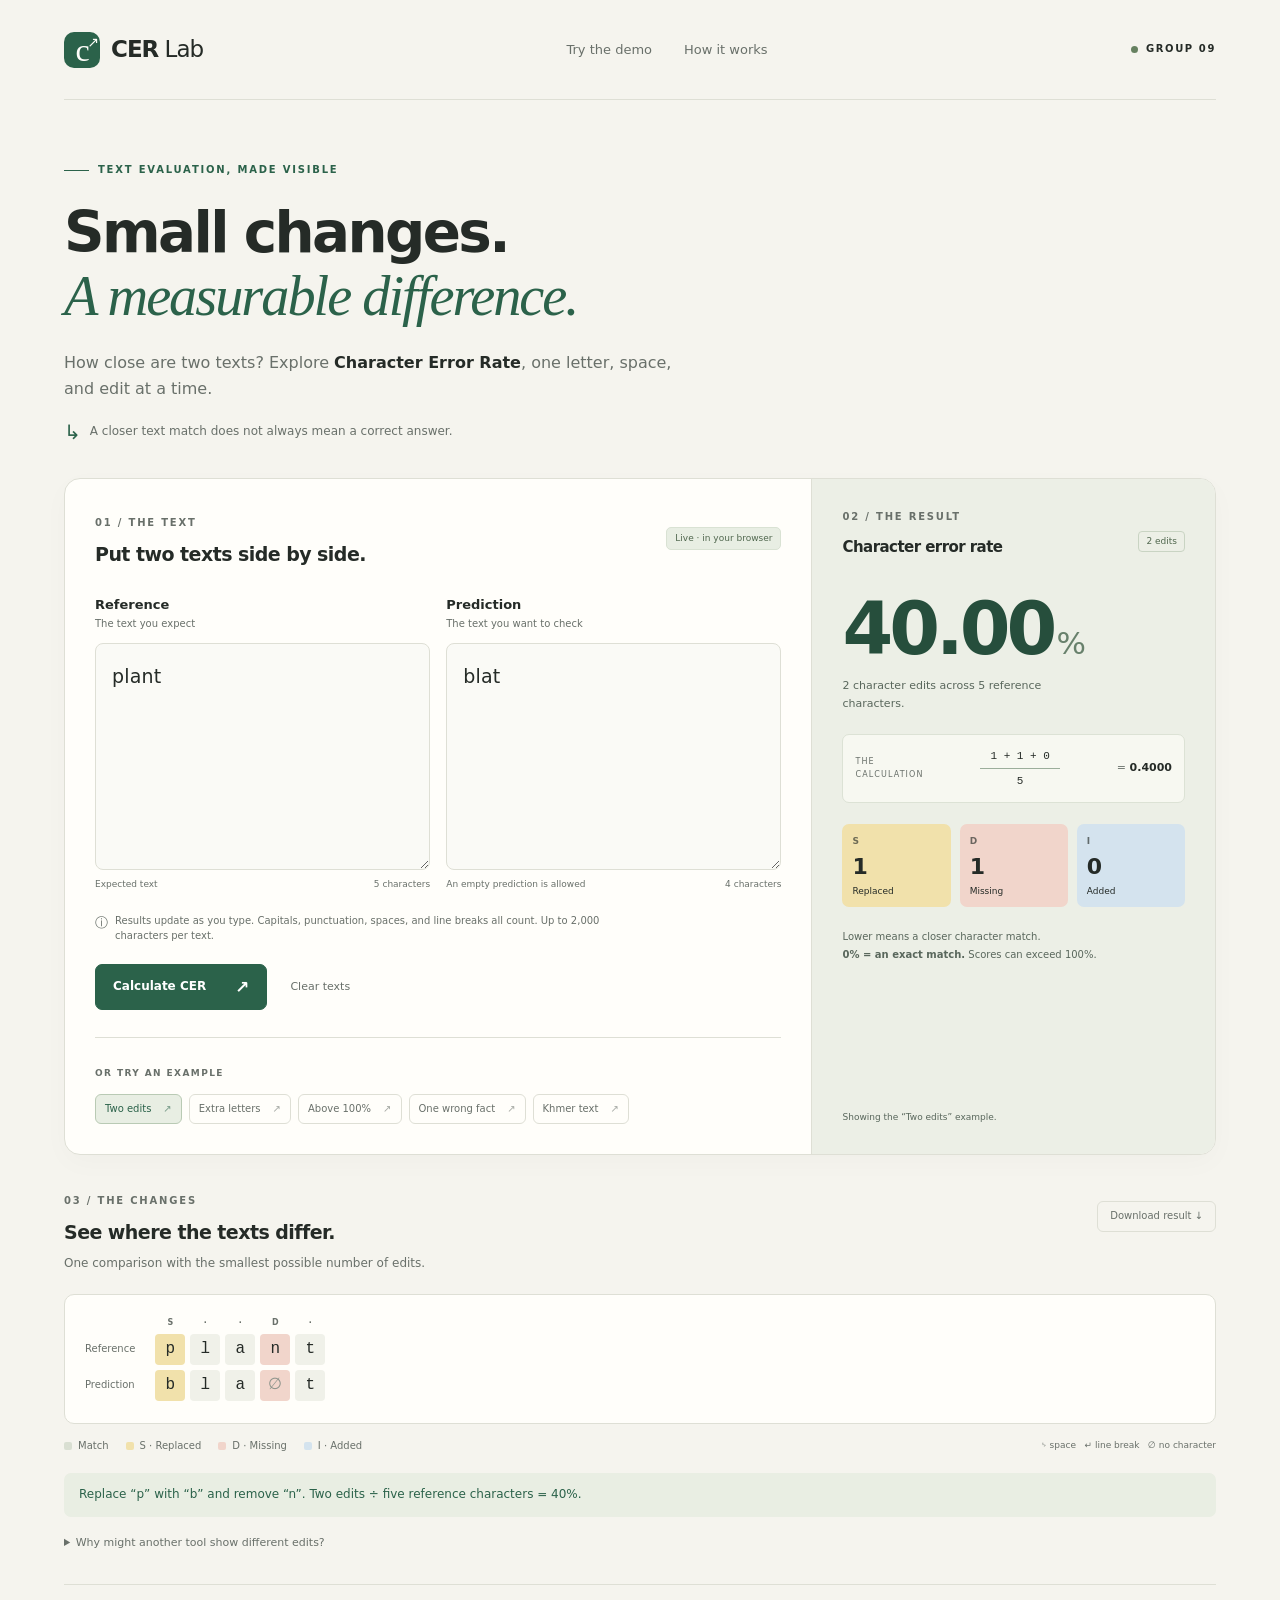
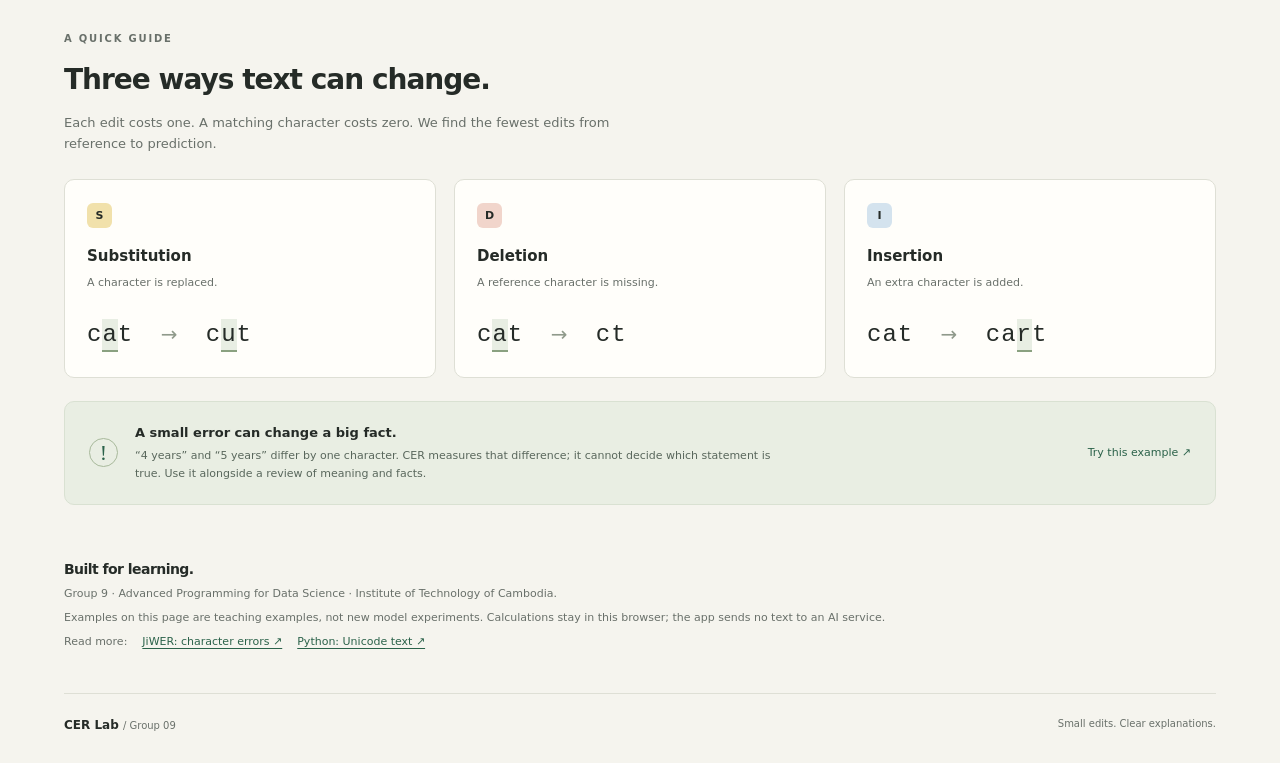
<file: Course/12A-Nov26-Activity/cer-demo/index.html>
<!doctype html>
<html lang="en">
<head>
  <meta charset="utf-8">
  <meta name="viewport" content="width=device-width, initial-scale=1">
  <meta name="description" content="Learn Character Error Rate with an interactive calculator, visible character edits, and simple worked examples. A Group 9 classroom demo.">
  <meta name="theme-color" content="#f5f4ee">
  <title>CER Lab · Group 9</title>
  <link rel="icon" href="data:image/svg+xml,%3Csvg xmlns='http://www.w3.org/2000/svg' viewBox='0 0 48 48'%3E%3Crect width='48' height='48' rx='12' fill='%232b624a'/%3E%3Ctext x='24' y='33' text-anchor='middle' font-family='sans-serif' font-size='30' fill='white'%3Ec%3C/text%3E%3C/svg%3E">
  <link rel="stylesheet" href="styles.css">
  <script src="cer.js" defer></script>
  <script src="app.js" defer></script>
</head>
<body>
  <a class="skip-link" href="#calculator">Skip to calculator</a>
  <div class="site-shell">
    <header class="site-header">
      <a class="brand" href="#" aria-label="CER Lab home"><span class="brand-mark" aria-hidden="true">c<span>↗</span></span><span>CER<span class="brand-light"> Lab</span></span></a>
      <nav aria-label="Main navigation"><a href="#calculator">Try the demo</a><a href="#how-it-works">How it works</a></nav>
      <span class="group-label"><span class="status-dot"></span> GROUP 09</span>
    </header>

    <main>
      <section class="intro" aria-labelledby="page-title">
        <div class="eyebrow"><span class="tiny-rule"></span> TEXT EVALUATION, MADE VISIBLE</div>
        <h1 id="page-title">Small changes.<br><span>A measurable difference.</span></h1>
        <p>How close are two texts? Explore <strong>Character Error Rate</strong>, one letter, space, and edit at a time.</p>
        <div class="intro-note"><span aria-hidden="true">↳</span> A closer text match does not always mean a correct answer.</div>
      </section>

      <section id="calculator" class="calculator" aria-labelledby="calculator-title">
        <div class="workspace">
          <div class="section-heading"><div><span class="step-label">01 / THE TEXT</span><h2 id="calculator-title">Put two texts side by side.</h2></div><span class="local-badge">Live · in your browser</span></div>
          <form id="compare-form" novalidate>
            <div class="input-grid">
              <div class="input-field"><label for="reference">Reference <span>The text you expect</span></label><textarea id="reference" rows="6" spellcheck="false" aria-describedby="reference-count text-rules">plant</textarea><div class="field-footer"><span>Expected text</span><span id="reference-count">5 characters</span></div></div>
              <div class="input-field"><label for="prediction">Prediction <span>The text you want to check</span></label><textarea id="prediction" rows="6" spellcheck="false" aria-describedby="prediction-count text-rules">blat</textarea><div class="field-footer"><span>An empty prediction is allowed</span><span id="prediction-count">4 characters</span></div></div>
            </div>
            <div id="text-rules" class="rules-note"><span aria-hidden="true">ⓘ</span><span>Results update as you type. Capitals, punctuation, spaces, and line breaks all count. Up to 2,000 characters per text.</span></div>
            <div class="form-actions"><button class="primary-button" type="submit">Calculate CER <span aria-hidden="true">↗</span></button><button class="text-button" id="clear-button" type="button">Clear texts</button></div>
            <p id="error-message" class="error-message" role="alert" hidden></p>
          </form>
          <div class="examples"><span class="examples-title">OR TRY AN EXAMPLE</span><div class="example-buttons"><button type="button" data-example="two-edits" aria-pressed="true">Two edits <span>↗</span></button><button type="button" data-example="insertion" aria-pressed="false">Extra letters <span>↗</span></button><button type="button" data-example="over-100" aria-pressed="false">Above 100% <span>↗</span></button><button type="button" data-example="fact" aria-pressed="false">One wrong fact <span>↗</span></button><button type="button" data-example="khmer" aria-pressed="false">Khmer text <span>↗</span></button></div></div>
        </div>

        <aside class="result-panel" aria-labelledby="result-heading">
          <span class="step-label">02 / THE RESULT</span>
          <div class="result-heading-row"><h2 id="result-heading">Character error rate</h2><span id="result-tag" class="result-tag">2 edits</span></div>
          <div id="result-output" aria-live="polite" aria-atomic="true"><p class="big-score"><span id="score">40.00</span><span class="percent">%</span></p><p id="result-description" class="result-description">2 character edits across 5 reference characters.</p></div>
          <div class="formula-card"><span>THE CALCULATION</span><div><span id="formula-numerator">1 + 1 + 0</span><span class="division-line"></span><span id="formula-denominator">5</span></div><span>= <strong id="formula-result">0.4000</strong></span></div>
          <div class="error-counts"><div class="count-item substitution"><span class="count-symbol">S</span><strong id="substitutions">1</strong><span>Replaced</span></div><div class="count-item deletion"><span class="count-symbol">D</span><strong id="deletions">1</strong><span>Missing</span></div><div class="count-item insertion"><span class="count-symbol">I</span><strong id="insertions">0</strong><span>Added</span></div></div>
          <p class="result-footnote">Lower means a closer character match.<br><strong>0% = an exact match.</strong> Scores can exceed 100%.</p>
          <p id="result-status" class="result-status" role="status">Showing the “Two edits” example.</p>
        </aside>
      </section>

      <section class="alignment-section" aria-labelledby="alignment-title">
        <div class="section-heading"><div><span class="step-label">03 / THE CHANGES</span><h2 id="alignment-title">See where the texts differ.</h2></div><button type="button" class="text-button download-button" id="download-button">Download result <span aria-hidden="true">↓</span></button></div>
        <p class="section-description">One comparison with the smallest possible number of edits.</p>
        <div class="alignment-box"><div class="alignment-row-labels" aria-hidden="true"><span>Reference</span><span>Prediction</span></div><div id="alignment" class="alignment" role="list" aria-label="Character comparison"></div></div>
        <div class="alignment-legend"><span><i class="legend-dot match"></i>Match</span><span><i class="legend-dot substitution"></i>S · Replaced</span><span><i class="legend-dot deletion"></i>D · Missing</span><span><i class="legend-dot insertion"></i>I · Added</span><span class="space-key">␠ space &nbsp; ↵ line break &nbsp; ∅ no character</span></div>
        <p id="example-explanation" class="example-explanation">Replace “p” with “b” and remove “n”. Two edits ÷ five reference characters = 40%.</p>
        <details class="technical-note"><summary>Why might another tool show different edits?</summary><p>Some texts have several comparisons with the same minimum number of edits. A tool may choose different substitutions, deletions, or insertions, while the total and CER stay the same. Different text-cleaning rules can also change the score.</p><p>We count Unicode code points, as Python strings do. In Khmer, emoji, and text with combining marks, one visible symbol may contain several code points. We preserve the text without Unicode normalization.</p></details>
      </section>

      <section id="how-it-works" class="learn-section" aria-labelledby="learn-title">
        <div class="learn-heading"><span class="step-label">A QUICK GUIDE</span><h2 id="learn-title">Three ways text can change.</h2><p>Each edit costs one. A matching character costs zero. We find the fewest edits from reference to prediction.</p></div>
        <div class="learn-cards"><article><span class="learn-number substitution">S</span><h3>Substitution</h3><p>A character is replaced.</p><div class="word-example">c<span>a</span>t <span class="arrow">→</span> c<span>u</span>t</div></article><article><span class="learn-number deletion">D</span><h3>Deletion</h3><p>A reference character is missing.</p><div class="word-example">c<span>a</span>t <span class="arrow">→</span> ct</div></article><article><span class="learn-number insertion">I</span><h3>Insertion</h3><p>An extra character is added.</p><div class="word-example">cat <span class="arrow">→</span> ca<span>r</span>t</div></article></div>
        <div class="takeaway"><div class="takeaway-icon" aria-hidden="true">!</div><div><h3>A small error can change a big fact.</h3><p>“4 years” and “5 years” differ by one character. CER measures that difference; it cannot decide which statement is true. Use it alongside a review of meaning and facts.</p></div><button type="button" data-load-fact class="text-button">Try this example ↗</button></div>
      </section>

      <section class="classroom-note" aria-label="About this demo"><h2>Built for learning.</h2><p>Group 9 · Advanced Programming for Data Science · Institute of Technology of Cambodia.</p><p>Examples on this page are teaching examples, not new model experiments. Calculations stay in this browser; the app sends no text to an AI service.</p><p class="source-links">Read more: <a href="https://jitsi.github.io/jiwer/reference/process/" target="_blank" rel="noopener noreferrer">JiWER: character errors ↗</a><a href="https://docs.python.org/3/howto/unicode.html" target="_blank" rel="noopener noreferrer">Python: Unicode text ↗</a></p></section>
    </main>
    <footer><a class="footer-brand" href="#">CER Lab <span> / Group 09</span></a><span>Small edits. Clear explanations.</span></footer>
  </div>
  <noscript><p class="noscript-note">Enable JavaScript to use the calculator. The explanations above can still be read without it.</p></noscript>
</body>
</html>
</file>
<file: Course/12A-Nov26-Activity/cer-demo/styles.css>
:root{color-scheme:light;--paper:#f5f4ee;--ink:#252b27;--muted:#69706a;--line:#dedfd5;--green:#2b624a;--green-soft:#e8eee3;--white:#fffefa;--sub:#f1e1ab;--del:#f1d5cb;--ins:#d4e3ee;--shadow:0 8px 28px #27372d06}
*{box-sizing:border-box}html{scroll-behavior:smooth;scroll-padding-top:24px}body{margin:0;background:var(--paper);color:var(--ink);font-family:Inter,ui-sans-serif,system-ui,-apple-system,BlinkMacSystemFont,"Segoe UI",sans-serif;font-size:15px;line-height:1.65}button,textarea{font:inherit}button,a{-webkit-tap-highlight-color:transparent}button{cursor:pointer}a{color:inherit}button:focus-visible,a:focus-visible,summary:focus-visible{outline:3px solid #438764;outline-offset:5px}textarea:focus{outline:2px solid var(--green);outline-offset:2px}.site-shell{max-width:1320px;margin:auto;padding:0 64px}.site-header{height:100px;display:flex;align-items:center;justify-content:space-between;border-bottom:1px solid var(--line)}.brand{display:flex;align-items:center;gap:11px;font-size:23px;font-weight:750;text-decoration:none;letter-spacing:-1px}.brand-mark{display:inline-flex;position:relative;justify-content:center;align-items:center;width:36px;height:36px;border-radius:10px;background:var(--green);color:var(--white);font-family:Georgia,serif;font-size:32px;font-weight:400;line-height:1}.brand-mark span{font-family:system-ui;font-size:14px;position:absolute;top:3px;right:2px}.brand-light{font-weight:400}nav{display:flex;gap:32px;font-size:13px}nav a{text-decoration:none;color:var(--muted)}nav a:hover{color:var(--green)}.group-label{font-size:10px;font-weight:700;letter-spacing:1.6px;display:flex;gap:8px;align-items:center}.status-dot{height:7px;width:7px;border-radius:50%;background:#668160}.intro{padding:62px 0 36px;max-width:870px}.eyebrow,.step-label{font-size:10px;letter-spacing:1.8px;font-weight:700;color:var(--muted)}.eyebrow{display:flex;align-items:center;gap:9px;color:var(--green)}.tiny-rule{width:25px;height:1px;background:var(--green)}h1{font-size:clamp(38px,4.4vw,60px);letter-spacing:-2.6px;line-height:1.12;font-weight:650;margin:22px 0}h1>span{font-family:Georgia,"Times New Roman",serif;font-weight:400;font-style:italic;color:var(--green);letter-spacing:-2px}.intro>p{font-size:16px;color:var(--muted);max-width:610px;margin:0}.intro strong{font-weight:600;color:var(--ink)}.intro-note{font-size:12px;margin-top:20px;color:var(--muted);display:flex;gap:9px}.intro-note>span{color:var(--green);font-size:20px;line-height:1}.calculator{display:grid;grid-template-columns:minmax(0,1.85fr) minmax(290px,1fr);border:1px solid var(--line);border-radius:16px;background:var(--white);box-shadow:var(--shadow);overflow:hidden}.workspace{padding:30px}.section-heading{display:flex;align-items:center;justify-content:space-between;gap:20px}h2{font-size:19px;font-weight:600;letter-spacing:-.55px;line-height:1.4;margin:7px 0 0}.local-badge{font-size:9px;white-space:nowrap;color:#51684f;background:var(--green-soft);border:1px solid #d9e2d3;border-radius:5px;padding:3px 8px}.input-grid{display:grid;grid-template-columns:1fr 1fr;gap:16px;margin-top:26px}.input-field{min-width:0}label{font-size:13px;font-weight:650;display:block;margin-bottom:10px}label>span{font-size:10px;font-weight:400;color:var(--muted);display:block;margin-top:1px}textarea{resize:vertical;min-height:160px;max-height:450px;border:1px solid var(--line);background:#fafaf6;border-radius:8px;padding:16px;width:100%;font-size:19px;line-height:1.7;color:var(--ink);letter-spacing:.2px;display:block}.field-footer{font-size:9px;display:flex;justify-content:space-between;gap:6px;margin-top:7px;color:var(--muted)}.field-footer>span:last-child{white-space:nowrap}.rules-note{font-size:10px;line-height:1.5;color:var(--muted);display:flex;gap:7px;margin-top:21px;max-width:530px}.rules-note>span:first-child{font-size:13px}.form-actions{display:flex;align-items:center;gap:23px;margin-top:21px}.primary-button{display:flex;align-items:center;justify-content:space-between;gap:29px;background:var(--green);border:1px solid var(--green);border-radius:7px;color:white;font-size:12px;font-weight:600;padding:12px 17px;transition:background .15s}.primary-button:hover{background:#214d39}.primary-button>span{font-size:17px;line-height:1}.text-button{background:none;border:0;padding:7px 0;color:var(--muted);font-size:11px;white-space:nowrap}.text-button:hover{color:var(--green);text-decoration:underline}.examples{border-top:1px solid var(--line);margin-top:27px;padding-top:21px}.examples-title{font-size:9px;letter-spacing:1.4px;color:var(--muted);font-weight:650}.example-buttons{display:flex;gap:7px;flex-wrap:wrap;margin-top:10px}.example-buttons button{display:flex;gap:12px;border:1px solid var(--line);background:transparent;border-radius:6px;color:var(--muted);padding:6px 9px;font-size:10px}.example-buttons button:hover,.example-buttons button[aria-pressed=true]{background:var(--green-soft);color:var(--green);border-color:#b9cab4}.example-buttons span{opacity:.6}.result-panel{background:#ecefe6;border-left:1px solid var(--line);padding:30px;display:flex;flex-direction:column}.result-heading-row{display:flex;justify-content:space-between;align-items:center;gap:12px}.result-heading-row h2{font-size:15px;margin-top:11px}.result-tag{font-size:9px;border:1px solid #c9d4c3;padding:2px 7px;border-radius:4px;white-space:nowrap;color:#51684f}.big-score{font-size:73px;line-height:1.2;letter-spacing:-4px;font-weight:550;margin:27px 0 4px;font-variant-numeric:tabular-nums;color:#264e3c}.percent{font-size:31px;letter-spacing:-1px;font-weight:400;margin-left:3px;color:#68816c}.result-description{font-size:11px;color:#59675c;margin:0;max-width:250px;min-height:36px}.formula-card{display:flex;align-items:center;justify-content:space-between;gap:14px;background:#f7f8f1;border:1px solid #dce2d5;border-radius:7px;margin:21px 0;padding:12px;font-size:12px}.formula-card>span:first-child{font-size:8px;max-width:68px;letter-spacing:1.1px;color:var(--muted);line-height:1.7}.formula-card>div{text-align:center;display:flex;flex-direction:column;min-width:80px;font-family:ui-monospace,SFMono-Regular,Consolas,monospace;font-size:11px}.division-line{border-top:1px solid #9cae9b;margin:3px 0}.formula-card>span:last-child{white-space:nowrap;font-size:11px;color:var(--muted)}.formula-card strong{font-weight:550;color:var(--ink)}.error-counts{display:grid;grid-template-columns:repeat(3,1fr);gap:9px}.count-item{display:flex;flex-direction:column;align-items:flex-start;padding:10px 10px 8px;border-radius:7px}.substitution{background:var(--sub)}.deletion{background:var(--del)}.insertion{background:var(--ins)}.count-symbol{font-size:9px;font-weight:650;opacity:.65}.count-item strong{font-size:22px;line-height:1.6;font-weight:550}.count-item>span:last-child{font-size:9px}.result-footnote{font-size:10px;color:#59675c;margin-top:21px;line-height:1.8}.result-footnote strong{font-weight:600}.result-status{font-size:9px;color:#59675c;margin-top:auto;padding-top:10px;margin-bottom:0}.result-panel.is-stale .big-score{opacity:.4}.result-panel.is-stale .result-status{color:#814619;font-weight:600}.error-message{color:#8f3024;font-size:12px;margin:12px 0 0}.alignment-section{padding:32px 0;border-bottom:1px solid var(--line)}.section-description{font-size:12px;color:var(--muted);margin:8px 0 20px}.download-button{border:1px solid var(--line);padding:6px 12px;border-radius:6px;font-size:10px}.download-button:disabled{opacity:.4;cursor:not-allowed}.alignment-box{border:1px solid var(--line);background:var(--white);border-radius:10px;display:flex;padding:21px 20px;gap:20px;overflow-x:auto;min-height:130px}.alignment-row-labels{display:flex;flex-direction:column;gap:5px;padding-top:18px;flex-shrink:0}.alignment-row-labels span{height:31px;font-size:10px;display:flex;align-items:center;color:var(--muted)}.alignment{display:flex;align-items:flex-start;gap:5px;flex-shrink:0}.character-pair{display:flex;flex-direction:column;gap:5px;position:relative;padding-top:18px}.operation-label{position:absolute;top:0;font-size:8px;color:var(--muted);text-align:center;width:100%;font-weight:600}.character-cell{font-family:ui-monospace,SFMono-Regular,Consolas,monospace;min-width:30px;padding:0 5px;height:31px;border-radius:4px;text-align:center;line-height:31px;font-size:16px;white-space:pre}.character-cell.match{background:#f0f1e9}.character-cell.gap{color:#8c938b}.alignment-legend{display:flex;flex-wrap:wrap;gap:17px;align-items:center;font-size:10px;color:var(--muted);margin:14px 0}.alignment-legend>span{display:flex;align-items:center;gap:6px}.legend-dot{height:8px;width:8px;border-radius:2px;display:inline-block}.legend-dot.match{background:#d9dfd2}.space-key{margin-left:auto;font-size:9px}.example-explanation{font-size:12px;color:var(--green);background:#e9eee3;padding:12px 15px;border-radius:7px;margin:19px 0 0}.technical-note{font-size:11px;color:var(--muted);margin-top:17px;max-width:750px}.technical-note summary{cursor:pointer;width:fit-content}.technical-note p{margin:10px 0;line-height:1.8}.learn-section{padding:40px 0}.learn-heading{max-width:610px}.learn-heading h2{font-size:28px;letter-spacing:-1px;margin:10px 0}.learn-heading p{font-size:13px;color:var(--muted)}.learn-cards{display:grid;grid-template-columns:repeat(3,1fr);gap:18px;margin-top:24px}.learn-cards article{border:1px solid var(--line);border-radius:10px;padding:22px;background:var(--white)}.learn-number{height:25px;width:25px;display:inline-grid;place-items:center;border-radius:6px;font-size:11px;font-weight:600}.learn-cards h3{font-size:15px;font-weight:600;margin:16px 0 5px}.learn-cards p{font-size:11px;color:var(--muted);margin:0}.word-example{font-family:ui-monospace,monospace;font-size:24px;letter-spacing:1px;margin-top:23px}.word-example>span:not(.arrow){background:var(--green-soft);border-bottom:2px solid #8aa180;padding:2px 0}.word-example>.arrow{font-family:system-ui;color:#909a8b;font-size:20px;margin:0 12px}.takeaway{display:flex;gap:17px;align-items:center;margin-top:23px;background:#e9eee3;border:1px solid #d9e1d2;border-radius:10px;padding:20px 24px}.takeaway-icon{font-family:Georgia,serif;font-size:22px;border:1px solid #a8b99b;border-radius:50%;width:29px;height:29px;display:grid;place-items:center;line-height:1;flex-shrink:0;color:var(--green)}.takeaway h3{font-size:13px;margin:0 0 4px}.takeaway p{font-size:11px;color:#59675c;max-width:660px;margin:0}.takeaway button{margin-left:auto;color:var(--green)}.classroom-note{padding:8px 0 35px;max-width:850px}.classroom-note h2{font-size:14px}.classroom-note p{font-size:11px;color:var(--muted);margin:6px 0}.source-links{display:flex;flex-wrap:wrap;gap:7px 15px}.source-links a{color:var(--green);text-underline-offset:3px}footer{border-top:1px solid var(--line);display:flex;justify-content:space-between;padding:22px 0 28px;font-size:10px;color:var(--muted)}.footer-brand{text-decoration:none;font-size:12px;font-weight:650;color:var(--ink)}.footer-brand span{font-size:10px;color:var(--muted);font-weight:400}.skip-link{position:absolute;left:16px;top:-100px;padding:10px;background:white;z-index:10}.skip-link:focus{top:10px}.noscript-note{padding:20px;background:#f1d5cb;margin:20px}
@media(min-width:1400px){.site-shell{max-width:1360px}.workspace,.result-panel{padding:34px}.intro{padding-top:70px}.big-score{font-size:80px}}
@media(max-width:1100px){.site-shell{padding:0 30px}.workspace,.result-panel{padding:23px}.local-badge{display:none}.big-score{font-size:65px}.calculator{grid-template-columns:minmax(0,1.65fr) minmax(285px,1fr)}.field-footer{flex-direction:column;gap:0}.takeaway{flex-wrap:wrap}.takeaway button{margin-left:46px}}
@media(max-width:800px){.calculator{grid-template-columns:1fr}.result-panel{border-left:0;border-top:1px solid var(--line)}.big-score{margin-top:15px;font-size:70px}.result-description{max-width:none;min-height:0}.formula-card{max-width:400px}.error-counts{max-width:400px}.result-footnote{margin-bottom:0}.result-status{padding-top:12px}.intro{padding-top:40px}.learn-cards{gap:10px}.learn-cards article{padding:17px}.word-example{font-size:19px}.word-example .arrow{margin:0 3px}.space-key{margin-left:0}.group-label{font-size:9px}nav{gap:18px;font-size:12px}}
@media(max-width:520px){.site-shell{padding:0 18px}.site-header{height:78px}.brand{font-size:21px}.brand-mark{width:31px;height:31px;font-size:29px}.group-label{display:none}nav{gap:15px;font-size:11px}.intro{padding-top:34px;padding-bottom:28px}h1{font-size:36px;letter-spacing:-1.6px}h1>span{letter-spacing:-1.5px}.intro>p{font-size:14px}.intro-note{font-size:11px}.eyebrow{font-size:8px;letter-spacing:1.5px}.workspace,.result-panel{padding:21px 18px}.input-grid{grid-template-columns:1fr;gap:18px}textarea{min-height:110px;height:120px;font-size:18px}.field-footer{flex-direction:row;font-size:9px}h2{font-size:17px}.section-heading{gap:8px;align-items:flex-start}.step-label{font-size:9px}.alignment-section .section-heading{flex-wrap:wrap}.alignment-section .download-button{margin-top:8px}.alignment-box{padding:15px 12px;gap:12px}.alignment-row-labels span{font-size:9px}.character-cell{min-width:26px}.learn-cards{grid-template-columns:1fr}.learn-cards article{position:relative;padding:20px}.word-example{position:absolute;right:20px;top:27px;margin:0;font-size:22px}.learn-cards p{max-width:180px}.learn-heading h2{font-size:25px}.takeaway{padding:18px;gap:12px}.takeaway>div:nth-child(2){flex:1}.takeaway button{margin-left:41px}.takeaway p{font-size:11px}footer{gap:12px;align-items:center}footer>span{font-size:9px;text-align:right}}
@media(max-width:520px){.takeaway{align-items:flex-start}.takeaway>div:nth-child(2){flex:1 1 calc(100% - 50px)}.takeaway button{flex-basis:100%;text-align:left}}
@media(prefers-reduced-motion:reduce){html{scroll-behavior:auto}*{transition:none!important}}
</file>
